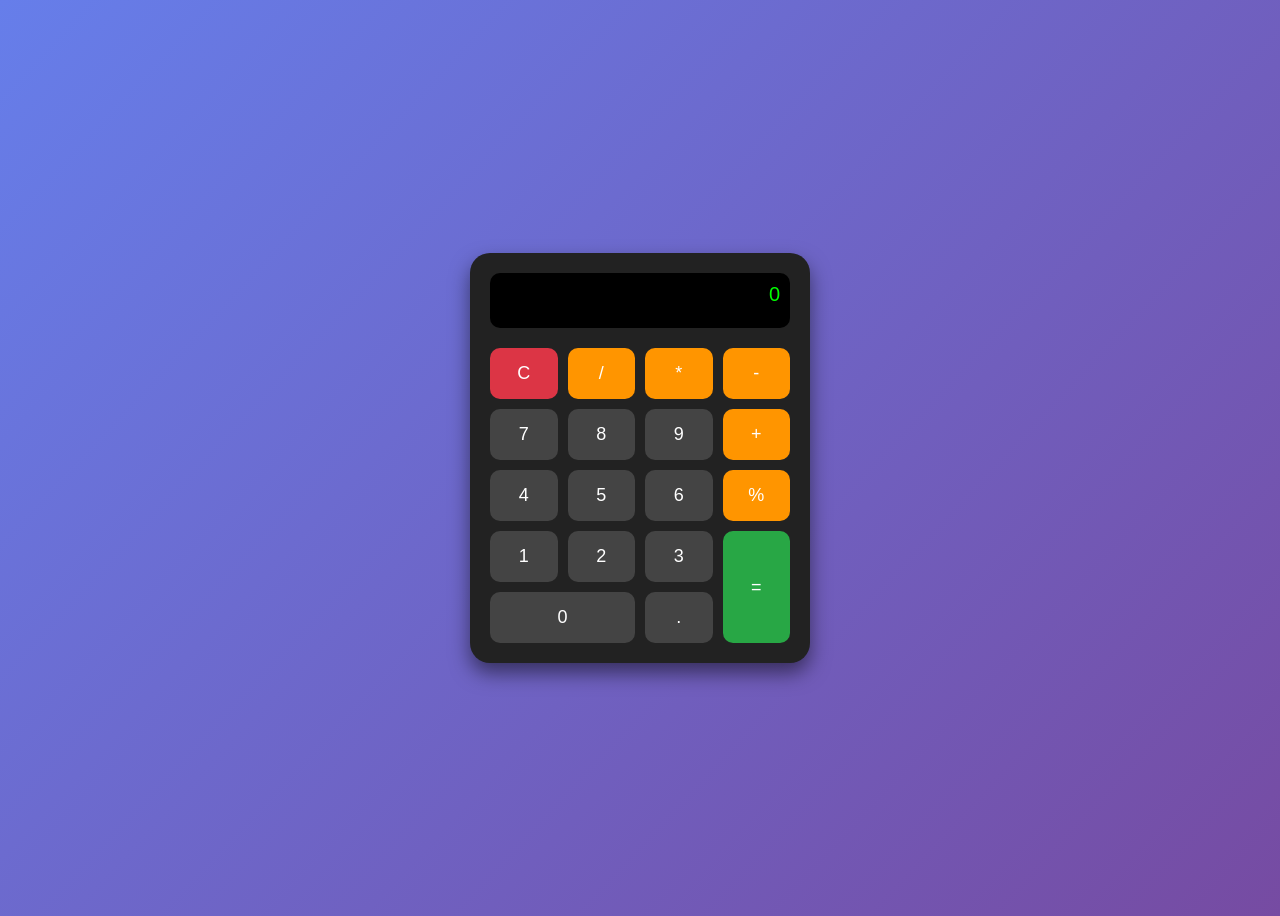
<file: index.html>
<!DOCTYPE html>
<html lang="en">

<head>
    <meta charset="UTF-8">
    <meta name="viewport" content="width=device-width, initial-scale=1.0">
    <title>Calculator</title>
    <link rel="stylesheet" href="style.css">

</head>

<body>
    <div class="calc">
        <div class="display" id="display">0</div>
        <div class="buttons">
            <button class="clear" onclick="clearDisplay()">C</button>
            <button class="operator" onclick="appendValue('/')">/</button>
            <button class="operator" onclick="appendValue('*')">*</button>
            <button class="operator" onclick="appendValue('-')">-</button>

            <button class="number" onclick="appendValue('7')">7</button>
            <button class="number" onclick="appendValue('8')">8</button>
            <button class="number" onclick="appendValue('9')">9</button>
            <button class="operator" onclick="appendValue('+')">+</button>

            <button class="number" onclick="appendValue('4')">4</button>
            <button class="number" onclick="appendValue('5')">5</button>
            <button class="number" onclick="appendValue('6')">6</button>
            <button class="operator" onclick="appendValue('%')">%</button>

            <button class="number" onclick="appendValue('1')">1</button>
            <button class="number" onclick="appendValue('2')">2</button>
            <button class="number" onclick="appendValue('3')">3</button>
            <button class="equal" onclick="calculate()">=</button>

            <button class="number" style="grid-column: span 2;" onclick="appendValue('0')">0</button>
            <button class="number" onclick="appendValue('.')">.</button>

        </div>
    </div>
    <script src="script.js"></script>


</body>

</html>
</file>
<file: style.css>
body {
    display: flex;
    justify-content: center;
    align-items: center;
    background: linear-gradient(133deg, #667eea, #764ba2);
    height: 100vh;
    font-family: Arial, Helvetica, sans-serif;
}

.calc {

    background: #222;
    padding: 20px;
    border-radius: 20px;
    width: 300px;
    box-shadow: 0px 10px 20px rgba(0, 0, 0, 0.5);
}

.display {
    width: 100%;
    height: 55px;
    background: #000;
    color: #0f0;
    padding: 10px;
    margin-bottom: 20px;
    border-radius: 10px;
    font-size: 20px;
    text-align: right;
    box-sizing: border-box;
}

.buttons {
    display: grid;
    gap: 10px;
    grid-template-columns: repeat(4, 1fr);
}

button {
    padding: 15px;
    font-size: 18px;
    border: none;
    border-radius: 10px;
    cursor: pointer;
    transition: 0.3s;
}

button:hover {
    transform: scale(1.05);
    box-shadow: 0px 2px 10px black;
}

.number {
    background: #444;
    color: white;
}

.clear {
    color: white;
    background: #dc3545;
}

.operator {
    color: white;
    background: #ff9500;
}

.equal {
    color: white;
    background: #28a745;
    grid-row: span 2;
}
</file>
